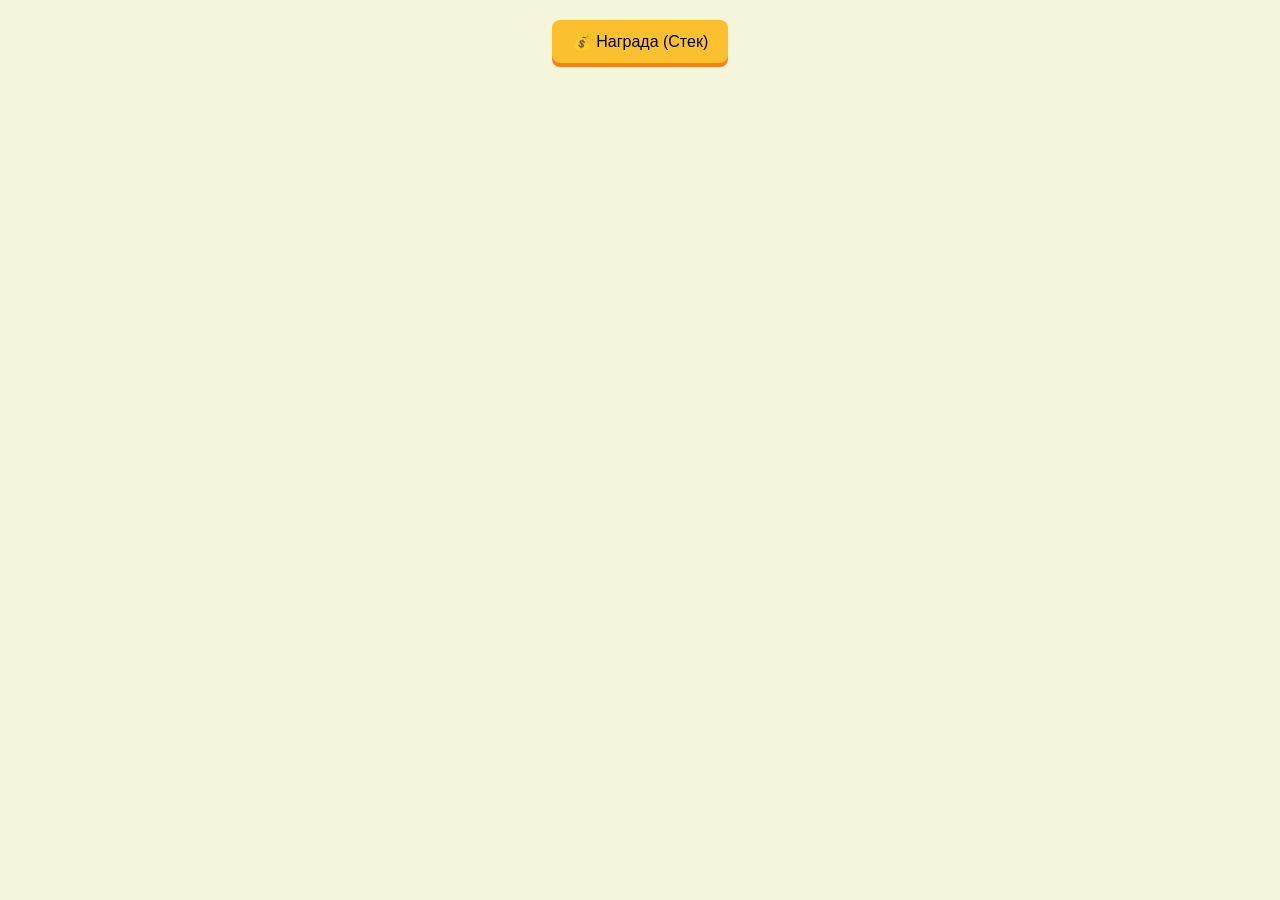
<file: index.html>
<!DOCTYPE html>
<html lang="en">
<head>
    <meta charset="UTF-8">
    <meta name="viewport" content="width=device-width, initial-scale=1.0">
    <title>Coin Reward Animation</title>
    <link rel="stylesheet" href="css/style.css">
</head>
<body>

    <div class="controls">
        <button onclick="showCoinReward()">💰 Награда (Стек)</button>
        <!-- <button onclick="showCoinExplosion()">💥 Взрыв монет</button> -->
    </div>

    <div id="reward-container" class="reward-coins-container"></div>

    <script type="text/javascript" src="js/script.js"></script>
</body>
</html>
</file>
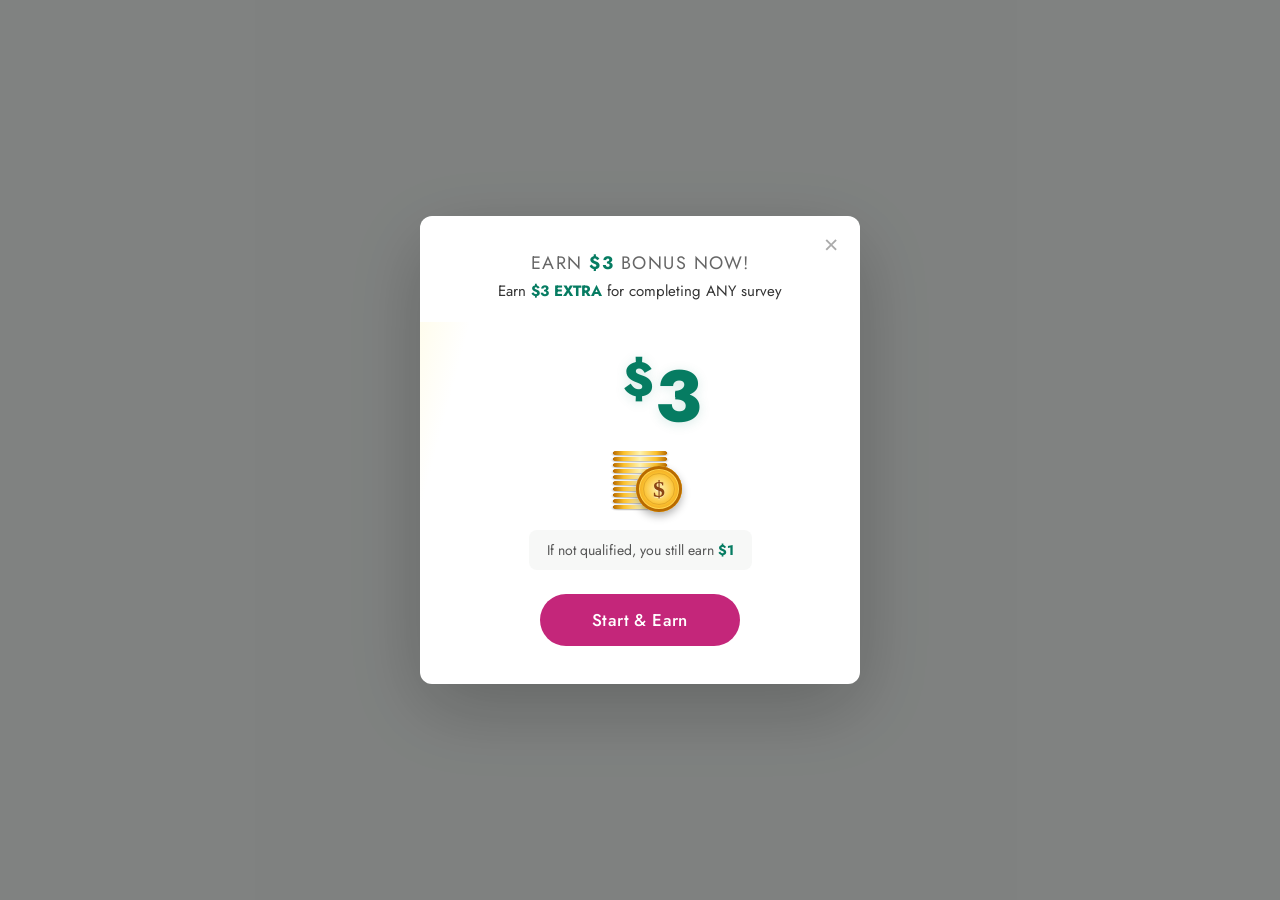
<file: popup-bonus-1.html>
<!DOCTYPE html>
<html lang="en">
<head>
<meta charset="UTF-8" />
<meta name="viewport" content="width=device-width, initial-scale=1.0" />
<title>Bonus Popup v1 — Coin Animation</title>
<link rel="preconnect" href="https://fonts.googleapis.com" />
<link rel="preconnect" href="https://fonts.gstatic.com" crossorigin />
<link href="https://fonts.googleapis.com/css2?family=Jost:wght@300;400;500;600;700;800&display=swap" rel="stylesheet" />
<style>
  :root {
    --green: #09AB87;
    --green-dark: #067C62;
    --pink: #C4267A;
    --pink-hover: #A91E68;
    --ink: #333;
    --ink-light: #555;
    --gold-light: #fff3b0;
    --gold: #fbc02d;
    --gold-mid: #f5a623;
    --gold-dark: #f57f17;
    --gold-rim: #b86a00;
    --gold-shine: #ffd54f;
    --coin-text: #8b4513;
  }

  * { box-sizing: border-box; margin: 0; padding: 0; }
  body {
    font-family: "Jost", Arial, sans-serif;
    background: #E8ECEA;
    min-height: 100vh;
    display: flex;
    align-items: center;
    justify-content: center;
    padding: 20px;
  }

  /* ============================
     OVERLAY
     ============================ */
  .overlay {
    position: fixed;
    inset: 0;
    background: rgba(0,0,0,0.45);
    display: flex;
    align-items: center;
    justify-content: center;
    z-index: 1000;
    animation: overlay-in 300ms ease-out both;
  }
  @keyframes overlay-in {
    from { opacity: 0; }
    to   { opacity: 1; }
  }

  /* ============================
     MODAL
     ============================ */
  .modal {
    background: #fff;
    border-radius: 12px;
    width: 440px;
    max-width: 94vw;
    text-align: center;
    position: relative;
    padding: 36px 32px 32px;
    box-shadow: 0 24px 80px rgba(0,0,0,0.22);
    animation: modal-pop 500ms 100ms cubic-bezier(.2,1.15,.4,1) both;
    overflow: hidden;
  }
  @keyframes modal-pop {
    from { opacity: 0; transform: scale(0.85) translateY(20px); }
    to   { opacity: 1; transform: scale(1) translateY(0); }
  }

  /* close X */
  .close {
    position: absolute;
    top: 12px;
    right: 14px;
    width: 30px;
    height: 30px;
    display: flex;
    align-items: center;
    justify-content: center;
    cursor: pointer;
    color: #aaa;
    font-size: 24px;
    line-height: 1;
    background: none;
    border: none;
    font-family: "Jost";
    transition: color 150ms;
    z-index: 10;
  }
  .close:hover { color: #555; }

  /* title */
  .modal h2 {
    font-size: 18px;
    font-weight: 400;
    letter-spacing: 1.5px;
    text-transform: uppercase;
    color: #666;
    line-height: 1.3;
    margin-bottom: 6px;
  }
  .modal h2 .amount {
    color: var(--green-dark);
    font-weight: 700;
  }

  /* subtitle */
  .modal .sub {
    font-size: 15px;
    color: var(--ink);
    line-height: 1.4;
    margin-bottom: 20px;
  }
  .modal .sub strong { color: var(--green-dark); font-weight: 700; }

  /* ============================
     COIN STAGE — animation area
     ============================ */
  .coin-stage {
    position: relative;
    width: 280px;
    height: 200px;
    margin: 0 auto 8px;
    overflow: visible;
  }

  /* --- Big $3 text (right of center, above rolling coin path) --- */
  .big-amount {
    position: absolute;
    top: 36%;
    left: 58%;
    transform: translate(-50%, -50%);
    font-size: 72px;
    font-weight: 800;
    color: var(--green-dark);
    line-height: 1;
    z-index: 3;
    opacity: 0;
    animation: amount-reveal 600ms 800ms cubic-bezier(.2,1,.3,1) forwards;
    text-shadow: 0 2px 12px rgba(6, 124, 98, 0.15);
  }
  .big-amount .dollar-sign {
    font-size: 48px;
    vertical-align: super;
    margin-right: 2px;
  }
  @keyframes amount-reveal {
    from { opacity: 0; transform: translate(-50%, -40%) scale(0.6); }
    to   { opacity: 1; transform: translate(-50%, -50%) scale(1); }
  }

  /* --- Coin stack (side view, centered in stage) --- */
  .coin-stack-wrapper {
    position: absolute;
    bottom: 10px;
    left: 50%;
    transform: translateX(-50%);
    width: 60px;
    height: 180px;
    z-index: 2;
  }
  .stacked-coin {
    width: 54px;
    height: 10px;
    background: linear-gradient(90deg, var(--gold-rim) 0%, var(--gold) 20%, var(--gold-light) 50%, var(--gold) 80%, var(--gold-rim) 100%);
    border-radius: 5px / 3px;
    position: absolute;
    left: 50%;
    margin-left: -27px;
    opacity: 0;
    box-shadow: 0 2px 3px rgba(0,0,0,0.3);
    animation: coin-pop-up 0.4s ease-out forwards;
  }
  @keyframes coin-pop-up {
    0% { opacity: 0; transform: translateY(20px) rotateX(65deg); }
    100% { opacity: 1; transform: translateY(0) rotateX(65deg); }
  }

  /* --- Rolling flat coin (from right, stops at stack base overlapping half) --- */
  .rolling-coin {
    position: absolute;
    width: 46px;
    height: 46px;
    border-radius: 50%;
    background: radial-gradient(circle, var(--gold-light) 0%, var(--gold) 50%, var(--gold-dark) 100%);
    box-shadow:
      0 4px 8px rgba(0,0,0,0.3),
      inset 0 0 0 3px var(--gold-rim),
      inset 0 0 0 4px var(--gold-shine),
      inset 0 0 10px rgba(0,0,0,0.1);
    display: flex;
    align-items: center;
    justify-content: center;
    font: bold 24px "Times New Roman", serif;
    color: var(--coin-text);
    text-shadow: 0 1px 0 rgba(255,255,255,0.5);
    /* start off-screen right, end at stack base center */
    bottom: 10px;
    left: calc(50% - 4px);
    opacity: 0;
    z-index: 4;
    animation: coin-roll-to-stack 1.5s 400ms cubic-bezier(0.25, 0.1, 0.25, 1) forwards;
  }
  .rolling-coin::before {
    content: '$';
    position: relative;
    z-index: 2;
  }
  .rolling-coin::after {
    content: '';
    position: absolute;
    inset: 7px;
    border: 1px solid rgba(139, 69, 19, 0.2);
    border-radius: 50%;
  }
  @keyframes coin-roll-to-stack {
    0%   { left: calc(100% + 60px); opacity: 0; transform: rotate(0deg); }
    8%   { opacity: 1; }
    100% { left: calc(50% - 4px); opacity: 1; transform: rotate(-1080deg); }
  }

  /* --- Floating mini coins (raining down) --- */
  .rain-coin {
    position: absolute;
    width: 22px;
    height: 22px;
    border-radius: 50%;
    background: radial-gradient(circle, var(--gold-light) 0%, var(--gold) 60%, var(--gold-dark) 100%);
    box-shadow: 0 2px 4px rgba(0,0,0,0.2), inset 0 0 0 1.5px var(--gold-rim);
    opacity: 0;
    z-index: 1;
    font: bold 11px "Times New Roman", serif;
    color: var(--coin-text);
    display: flex;
    align-items: center;
    justify-content: center;
  }
  .rain-coin::before { content: '$'; }
  .rain-coin:nth-child(1) { left: 8%;  animation: rain 1.8s 300ms ease-in infinite; }
  .rain-coin:nth-child(2) { left: 30%; width: 18px; height: 18px; font-size: 9px; animation: rain 2.2s 700ms ease-in infinite; }
  .rain-coin:nth-child(3) { left: 55%; animation: rain 2s 500ms ease-in infinite; }
  .rain-coin:nth-child(4) { left: 78%; width: 16px; height: 16px; font-size: 8px; animation: rain 1.9s 1100ms ease-in infinite; }
  .rain-coin:nth-child(5) { left: 93%; width: 19px; height: 19px; font-size: 10px; animation: rain 2.4s 200ms ease-in infinite; }

  @keyframes rain {
    0%   { top: -24px; opacity: 0; transform: rotate(0deg); }
    10%  { opacity: 0.8; }
    70%  { opacity: 0.6; }
    100% { top: 110%; opacity: 0; transform: rotate(360deg); }
  }

  /* --- Shimmer light sweep across stage --- */
  .coin-stage::after {
    content: "";
    position: absolute;
    top: 0;
    left: -60%;
    width: 40%;
    height: 100%;
    background: linear-gradient(90deg, transparent, rgba(255,243,176,0.25), transparent);
    transform: skewX(-15deg);
    animation: stage-shimmer 3.5s 1.2s ease-in-out infinite;
    pointer-events: none;
    z-index: 5;
  }
  @keyframes stage-shimmer {
    0%, 100% { left: -60%; }
    50% { left: 120%; }
  }

  /* ============================
     BONUS LINE
     ============================ */
  .bonus-line {
    font-size: 14px;
    color: var(--ink-light);
    margin-bottom: 24px;
    padding: 10px 18px;
    background: #F7F8F7;
    border-radius: 8px;
    display: inline-block;
  }
  .bonus-line .dollar {
    font-weight: 700;
    color: var(--green-dark);
  }

  /* ============================
     CTA BUTTON
     ============================ */
  .cta {
    display: inline-block;
    font-family: "Jost", Arial, sans-serif;
    font-size: 17px;
    font-weight: 500;
    color: #fff;
    background: var(--pink);
    border: none;
    border-radius: 30px;
    padding: 14px 52px;
    cursor: pointer;
    text-decoration: none;
    letter-spacing: 0.4px;
    transition: background 150ms, transform 150ms, box-shadow 150ms;
    position: relative;
    overflow: hidden;
  }
  .cta:hover {
    background: var(--pink-hover);
    transform: translateY(-2px);
    box-shadow: 0 8px 24px rgba(196, 38, 122, 0.3);
  }
  /* shimmer on button */
  .cta::after {
    content: "";
    position: absolute;
    top: 0;
    left: -100%;
    width: 100%;
    height: 100%;
    background: linear-gradient(90deg, transparent, rgba(255,255,255,0.25), transparent);
    animation: btn-shimmer 3s 2s ease-in-out infinite;
  }
  @keyframes btn-shimmer {
    0%   { left: -100%; }
    40%  { left: 100%; }
    100% { left: 100%; }
  }

  /* ============================
     RESPONSIVE
     ============================ */
  @media (max-width: 480px) {
    .modal { padding: 28px 18px 24px; }
    .coin-stage { width: 220px; height: 160px; }
    .big-amount { font-size: 56px; }
    .big-amount .dollar-sign { font-size: 36px; }
    .modal h2 { font-size: 16px; }
    .cta { padding: 12px 40px; font-size: 16px; }
  }
</style>
</head>
<body>

<div class="overlay">
  <div class="modal">
    <button class="close" aria-label="Close">&times;</button>

    <h2>Earn <span class="amount">$3</span> bonus now!</h2>
    <p class="sub">Earn <strong>$3 EXTRA</strong> for completing ANY survey</p>

    <!-- Coin animation stage -->
    <div class="coin-stage">
      <!-- raining mini coins -->
      <div class="rain-coin"></div>
      <div class="rain-coin"></div>
      <div class="rain-coin"></div>
      <div class="rain-coin"></div>
      <div class="rain-coin"></div>

      <!-- big $3 amount -->
      <div class="big-amount"><span class="dollar-sign">$</span>3</div>

      <!-- coin stack (side view, centered) -->
      <div class="coin-stack-wrapper" id="coinStack"></div>

      <!-- single rolling coin from right, lands at stack base -->
      <div class="rolling-coin"></div>
    </div>

    <p class="bonus-line">If not qualified, you still earn <span class="dollar">$1</span></p>

    <a href="#" class="cta">Start &amp; Earn</a>
  </div>
</div>

<script>
(function(){
  const stack = document.getElementById('coinStack');
  const count = 10;
  for (let i = 0; i < count; i++) {
    const coin = document.createElement('div');
    coin.className = 'stacked-coin';
    coin.style.bottom = (i * 6) + 'px';
    coin.style.animationDelay = (200 + i * 90) + 'ms';
    stack.appendChild(coin);
  }
})();
</script>

</body>
</html>
</file>
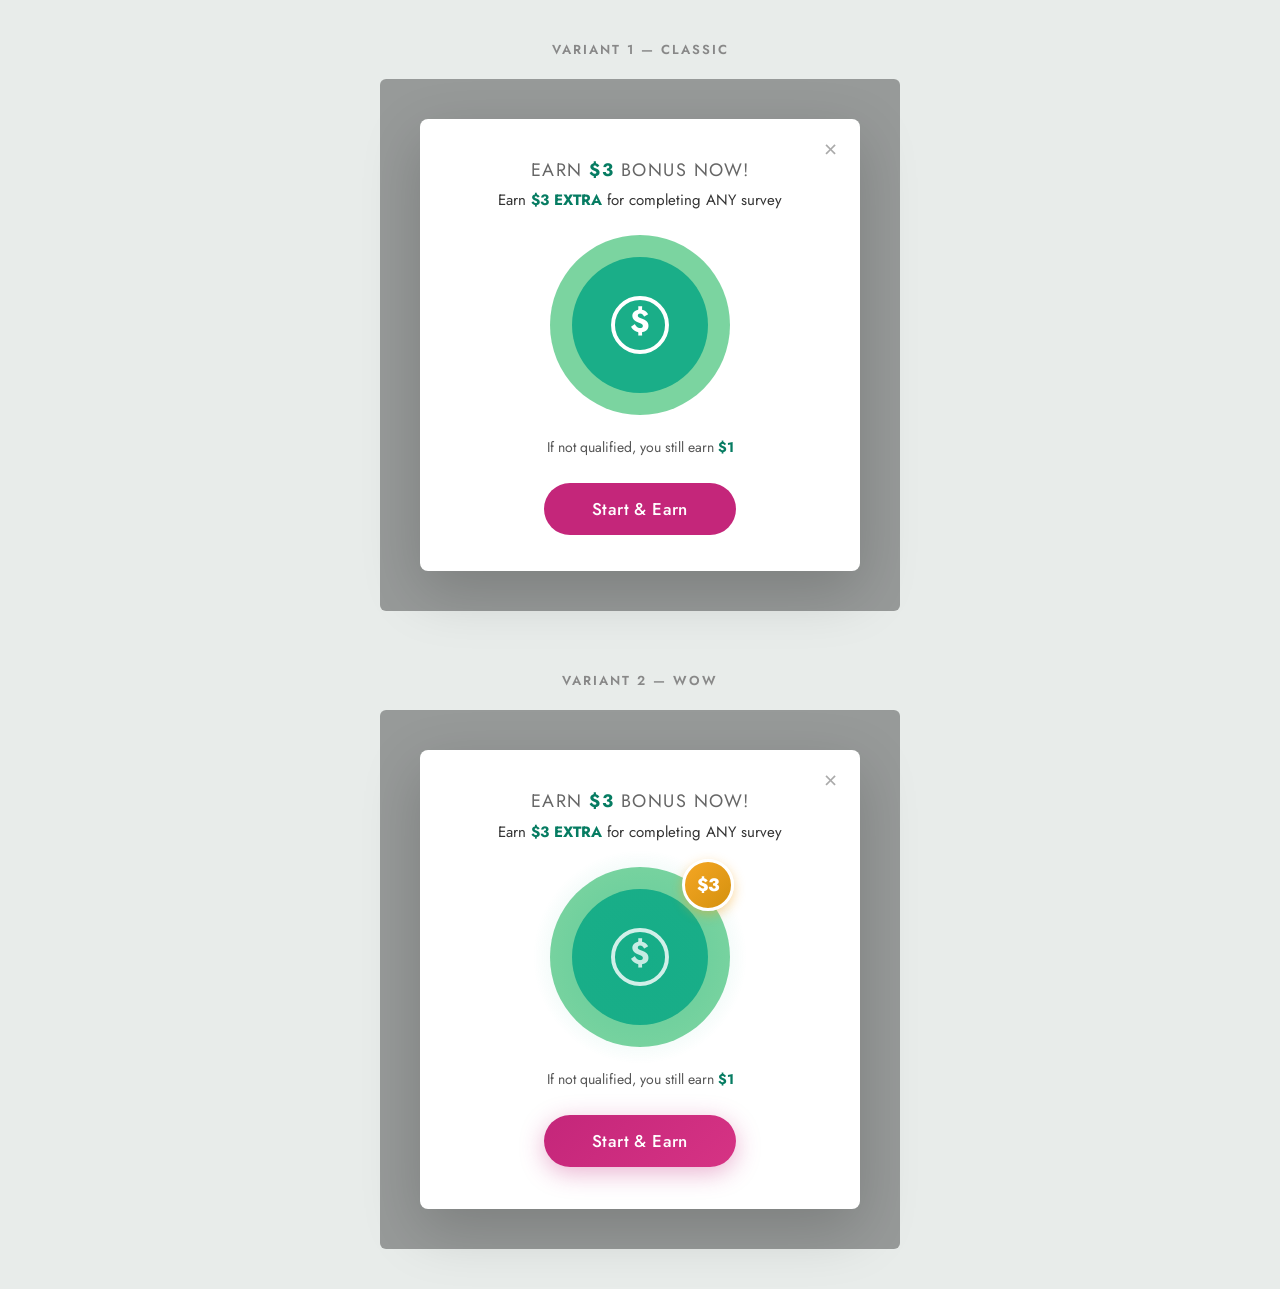
<file: popup-bonus.html>
<!DOCTYPE html>
<html lang="en">
<head>
<meta charset="UTF-8" />
<meta name="viewport" content="width=device-width, initial-scale=1.0" />
<title>Bonus Popup — Two Variants</title>
<link rel="preconnect" href="https://fonts.googleapis.com" />
<link rel="preconnect" href="https://fonts.gstatic.com" crossorigin />
<link href="https://fonts.googleapis.com/css2?family=Jost:wght@300;400;500;600;700;800&display=swap" rel="stylesheet" />
<style>
  :root {
    --green: #09AB87;
    --green-dark: #067C62;
    --green-ring: #7BD4A0;
    --green-inner: #1AAE88;
    --pink: #C4267A;
    --pink-hover: #A91E68;
    --ink: #333;
    --ink-light: #555;
    --gold: #F5A623;
    --gold-dark: #D4910F;
  }

  * { box-sizing: border-box; margin: 0; padding: 0; }
  body {
    font-family: "Jost", Arial, sans-serif;
    background: #E8ECEA;
    min-height: 100vh;
    display: flex;
    flex-direction: column;
    align-items: center;
    justify-content: center;
    gap: 60px;
    padding: 40px 20px;
  }

  .label {
    font-size: 13px;
    letter-spacing: 2px;
    text-transform: uppercase;
    color: #888;
    font-weight: 600;
    margin-bottom: -40px;
  }

  /* ======================================
     OVERLAY (shared dim background)
     ====================================== */
  .overlay {
    position: relative;
    width: 520px;
    max-width: 100%;
    border-radius: 6px;
    background: rgba(0,0,0,0.35);
    padding: 40px;
    display: flex;
    justify-content: center;
  }

  /* ======================================
     MODAL BASE — matches existing popups
     ====================================== */
  .modal {
    background: #fff;
    border-radius: 8px;
    width: 440px;
    max-width: 100%;
    text-align: center;
    position: relative;
    padding: 40px 32px 36px;
    box-shadow: 0 20px 60px rgba(0,0,0,0.18);
  }

  /* close X */
  .modal .close {
    position: absolute;
    top: 14px;
    right: 16px;
    width: 28px;
    height: 28px;
    display: flex;
    align-items: center;
    justify-content: center;
    cursor: pointer;
    color: #aaa;
    font-size: 22px;
    line-height: 1;
    transition: color 150ms;
    background: none;
    border: none;
    font-family: "Jost";
  }
  .modal .close:hover { color: #555; }

  /* title — uppercase, gray, letter-spaced (matches ref) */
  .modal h2 {
    font-size: 18px;
    font-weight: 400;
    letter-spacing: 1.5px;
    text-transform: uppercase;
    color: #666;
    line-height: 1.3;
    margin-bottom: 8px;
  }
  .modal h2 .amount {
    color: var(--green-dark);
    font-weight: 700;
  }

  /* subtitle */
  .modal .sub {
    font-size: 15px;
    color: var(--ink);
    line-height: 1.4;
    margin-bottom: 24px;
  }
  .modal .sub strong { color: var(--green-dark); font-weight: 700; }

  /* ======================================
     ICON RING — double green circle
     ====================================== */
  .ring {
    width: 180px;
    height: 180px;
    border-radius: 50%;
    background: var(--green-ring);
    display: flex;
    align-items: center;
    justify-content: center;
    margin: 0 auto 22px;
  }
  .ring .inner {
    width: 136px;
    height: 136px;
    border-radius: 50%;
    background: var(--green-inner);
    display: flex;
    align-items: center;
    justify-content: center;
  }
  .ring svg {
    width: 72px;
    height: 72px;
    color: #fff;
  }

  /* bonus callout beneath icon */
  .bonus-line {
    font-size: 14px;
    color: var(--ink-light);
    margin-bottom: 26px;
  }
  .bonus-line .dollar {
    font-weight: 700;
    color: var(--green-dark);
  }

  /* CTA — pink, rounded, matches ref */
  .cta {
    display: inline-block;
    font-family: "Jost", Arial, sans-serif;
    font-size: 17px;
    font-weight: 500;
    color: #fff;
    background: var(--pink);
    border: none;
    border-radius: 30px;
    padding: 14px 48px;
    cursor: pointer;
    text-decoration: none;
    letter-spacing: 0.4px;
    transition: background 150ms, transform 150ms;
  }
  .cta:hover {
    background: var(--pink-hover);
    transform: translateY(-1px);
  }

  /* ======================================
     VARIANT 2 — WOW EFFECTS
     ====================================== */

  /* pulsing glow behind ring */
  .wow .ring {
    position: relative;
    animation: ring-pop 600ms cubic-bezier(.2,1.2,.3,1) both;
  }
  .wow .ring::before {
    content: "";
    position: absolute;
    inset: -18px;
    border-radius: 50%;
    background: radial-gradient(circle, rgba(9,171,135,0.25) 0%, transparent 70%);
    animation: glow-pulse 2s ease-in-out infinite;
  }
  @keyframes glow-pulse {
    0%, 100% { transform: scale(1); opacity: 0.6; }
    50% { transform: scale(1.15); opacity: 1; }
  }
  @keyframes ring-pop {
    0% { transform: scale(0.5); opacity: 0; }
    100% { transform: scale(1); opacity: 1; }
  }

  /* shimmer sweep on button */
  .wow .cta {
    position: relative;
    overflow: hidden;
    background: linear-gradient(135deg, var(--pink) 0%, #D63384 100%);
    box-shadow: 0 6px 24px rgba(196, 38, 122, 0.35);
  }
  .wow .cta::after {
    content: "";
    position: absolute;
    top: 0;
    left: -100%;
    width: 100%;
    height: 100%;
    background: linear-gradient(90deg, transparent, rgba(255,255,255,0.3), transparent);
    animation: shimmer 2.5s ease-in-out infinite;
  }
  @keyframes shimmer {
    0% { left: -100%; }
    50% { left: 100%; }
    100% { left: 100%; }
  }
  .wow .cta:hover {
    background: linear-gradient(135deg, var(--pink-hover) 0%, #B12A72 100%);
    transform: translateY(-2px);
    box-shadow: 0 10px 30px rgba(196, 38, 122, 0.4);
  }

  /* floating sparkles / particles */
  .wow .ring-wrap { position: relative; display: inline-block; }
  .sparkle {
    position: absolute;
    width: 10px;
    height: 10px;
    border-radius: 2px;
    opacity: 0;
    transform: rotate(45deg);
  }
  .sparkle:nth-child(1) { background: var(--gold); top: 8px; left: 20px; animation: sparkle-float 2.2s 0.2s ease-in-out infinite; }
  .sparkle:nth-child(2) { background: var(--green); top: 15px; right: 12px; animation: sparkle-float 2.6s 0.6s ease-in-out infinite; width: 7px; height: 7px; }
  .sparkle:nth-child(3) { background: var(--pink); bottom: 20px; left: 10px; animation: sparkle-float 2s 1s ease-in-out infinite; width: 8px; height: 8px; }
  .sparkle:nth-child(4) { background: var(--gold); bottom: 10px; right: 20px; animation: sparkle-float 2.4s 0.4s ease-in-out infinite; width: 6px; height: 6px; }
  .sparkle:nth-child(5) { background: var(--green-ring); top: 45%; left: -8px; animation: sparkle-float 2.8s 0.8s ease-in-out infinite; width: 9px; height: 9px; }
  .sparkle:nth-child(6) { background: var(--gold-dark); top: 40%; right: -6px; animation: sparkle-float 2.1s 1.2s ease-in-out infinite; width: 7px; height: 7px; }

  @keyframes sparkle-float {
    0%, 100% { opacity: 0; transform: rotate(45deg) translateY(0) scale(0.5); }
    20% { opacity: 1; transform: rotate(45deg) translateY(-8px) scale(1); }
    80% { opacity: 0.8; transform: rotate(45deg) translateY(-16px) scale(0.9); }
  }

  /* gold badge "$3" floating above ring */
  .wow-badge {
    position: absolute;
    top: -8px;
    right: -4px;
    width: 52px;
    height: 52px;
    border-radius: 50%;
    background: linear-gradient(135deg, var(--gold) 0%, var(--gold-dark) 100%);
    color: #fff;
    font-size: 18px;
    font-weight: 800;
    display: flex;
    align-items: center;
    justify-content: center;
    box-shadow: 0 4px 12px rgba(245, 166, 35, 0.45);
    animation: badge-bounce 2s ease-in-out infinite;
    z-index: 2;
    border: 3px solid #fff;
  }
  @keyframes badge-bounce {
    0%, 100% { transform: translateY(0); }
    50% { transform: translateY(-5px); }
  }

  /* confetti burst on the card (subtle) */
  .wow .modal::after {
    content: "";
    position: absolute;
    inset: 0;
    pointer-events: none;
    background-image:
      radial-gradient(circle 3px, var(--gold) 100%, transparent 100%),
      radial-gradient(circle 2px, var(--green) 100%, transparent 100%),
      radial-gradient(circle 2.5px, var(--pink) 100%, transparent 100%),
      radial-gradient(circle 2px, var(--gold) 100%, transparent 100%),
      radial-gradient(circle 3px, var(--green-ring) 100%, transparent 100%),
      radial-gradient(circle 2px, var(--pink) 100%, transparent 100%);
    background-size: 5px 5px;
    background-position:
      10% 5%,
      85% 12%,
      25% 92%,
      90% 88%,
      50% 3%,
      70% 95%;
    background-repeat: no-repeat;
    opacity: 0;
    animation: confetti-show 600ms 400ms ease-out forwards;
  }
  @keyframes confetti-show {
    0% { opacity: 0; }
    100% { opacity: 0.7; }
  }

  /* responsive */
  @media (max-width: 560px) {
    .overlay { padding: 24px 12px; }
    .modal { padding: 32px 20px 28px; }
    .ring { width: 140px; height: 140px; }
    .ring .inner { width: 106px; height: 106px; }
    .ring svg { width: 56px; height: 56px; }
    .modal h2 { font-size: 16px; }
    .cta { padding: 12px 36px; font-size: 16px; }
  }
</style>
</head>
<body>

<!-- ========================================
     VARIANT 1 — CLASSIC (matches existing)
     ======================================== -->
<span class="label">Variant 1 — Classic</span>
<div class="overlay">
  <div class="modal classic">
    <button class="close" aria-label="Close">&times;</button>

    <h2>Earn <span class="amount">$3</span> bonus now!</h2>
    <p class="sub">Earn <strong>$3 EXTRA</strong> for completing ANY survey</p>

    <div class="ring">
      <div class="inner">
        <!-- dollar coin icon -->
        <svg viewBox="0 0 64 64" fill="none">
          <circle cx="32" cy="32" r="24" stroke="#fff" stroke-width="3.5" />
          <text x="32" y="38" text-anchor="middle" font-family="Jost,Arial,sans-serif" font-size="28" font-weight="700" fill="#fff">$</text>
        </svg>
      </div>
    </div>

    <p class="bonus-line">If not qualified, you still earn <span class="dollar">$1</span></p>

    <a href="#" class="cta">Start &amp; Earn</a>
  </div>
</div>


<!-- ========================================
     VARIANT 2 — WOW EFFECTS
     ======================================== -->
<span class="label">Variant 2 — Wow</span>
<div class="overlay">
  <div class="modal wow">
    <button class="close" aria-label="Close">&times;</button>

    <h2>Earn <span class="amount">$3</span> bonus now!</h2>
    <p class="sub">Earn <strong>$3 EXTRA</strong> for completing ANY survey</p>

    <div class="ring-wrap">
      <!-- sparkle particles -->
      <span class="sparkle"></span>
      <span class="sparkle"></span>
      <span class="sparkle"></span>
      <span class="sparkle"></span>
      <span class="sparkle"></span>
      <span class="sparkle"></span>
      <!-- gold $3 badge -->
      <span class="wow-badge">$3</span>
      <div class="ring">
        <div class="inner">
          <svg viewBox="0 0 64 64" fill="none">
            <circle cx="32" cy="32" r="24" stroke="#fff" stroke-width="3.5" />
            <text x="32" y="38" text-anchor="middle" font-family="Jost,Arial,sans-serif" font-size="28" font-weight="700" fill="#fff">$</text>
          </svg>
        </div>
      </div>
    </div>

    <p class="bonus-line">If not qualified, you still earn <span class="dollar">$1</span></p>

    <a href="#" class="cta">Start &amp; Earn</a>
  </div>
</div>

</body>
</html>
</file>
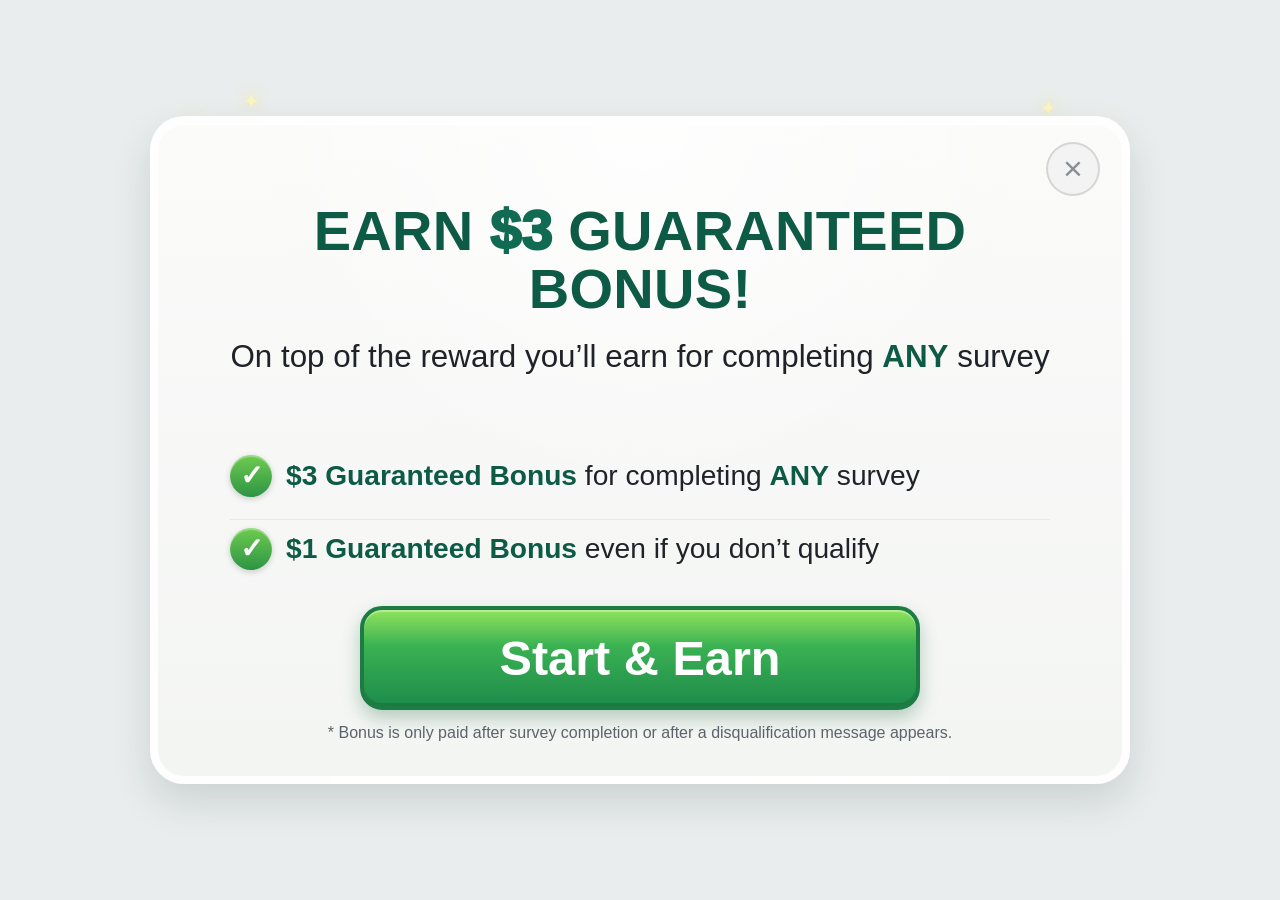
<file: popup-gpt1.html>
<!doctype html>
<html lang="en">
<head>
    <meta charset="utf-8" />
    <meta name="viewport" content="width=device-width,initial-scale=1" />
    <title>SP Bonus Popup Compact</title>
    <style>
        :root{
            --bg:#e9eded;
            --card:#f7f8f6;
            --green:#116b52;
            --green-dark:#0d5a45;
            --cta-top:#8fe35c;
            --cta-mid:#3ab153;
            --cta-bot:#1e8b4b;
            --text:#1f2328;
            --muted:#5c636b;
        }
        *{box-sizing:border-box}
        body{
            margin:0;
            font-family: Inter, Arial, Helvetica, sans-serif;
            background: var(--bg);
            min-height:100vh;
            display:grid;
            place-items:center;
            color:var(--text);
        }
        .wrap{
            width:min(980px, 94vw);
            padding:28px 0;
            position:relative;
        }
        .card{
            position:relative;
            background:
                    radial-gradient(circle at 50% 0%, rgba(255,255,255,.72), rgba(255,255,255,0) 46%),
                    linear-gradient(180deg, #fbfbfa 0%, #f3f5f3 100%);
            border:8px solid rgba(255,255,255,.88);
            border-radius:34px;
            box-shadow:
                    0 18px 38px rgba(18,57,44,.14),
                    inset 0 1px 0 rgba(255,255,255,.95);
            overflow:hidden;
            padding:34px 42px 34px;
        }
        .sparkles{
            position:absolute;
            inset:-6px;
            pointer-events:none;
        }
        .sparkles span{
            position:absolute;
            color:#fff6b8;
            text-shadow:0 0 10px rgba(255,236,140,.75), 0 0 22px rgba(255,236,140,.45);
            font-size:20px;
            opacity:.9;
        }
        .close{
            position:absolute;
            right:22px;
            top:18px;
            width:54px;
            height:54px;
            border-radius:50%;
            border:2px solid rgba(0,0,0,.12);
            background:#f3f3f3;
            color:#8b8f94;
            font-size:34px;
            line-height:48px;
            text-align:center;
            user-select:none;
        }
        h1{
            margin:44px 0 18px;
            text-align:center;
            font-size:clamp(30px,4.7vw,56px);
            line-height:1.05;
            color:var(--green-dark);
            letter-spacing:.3px;
        }
        h1 .money{
            color:var(--green);
            font-weight:950;
        }
        .sub{
            text-align:center;
            font-size:clamp(20px,2.45vw,36px);
            line-height:1.28;
            margin:0 auto 70px;
            max-width:820px;
        }
        .sub strong{color:var(--green-dark); font-weight:900}
        .checks{
            margin:8px auto 28px;
            max-width:820px;
            display:grid;
            gap:14px;
        }
        .check{
            display:flex;
            align-items:center;
            gap:14px;
            font-size:clamp(20px,2.2vw,32px);
            line-height:1.22;
            padding:8px 0;
            border-top:1px solid rgba(0,0,0,.06);
        }
        .check:first-child{border-top:none}
        .icon{
            flex:0 0 auto;
            width:42px;
            height:42px;
            border-radius:50%;
            background:linear-gradient(180deg,#6fcb50,#2d9444);
            color:white;
            display:grid;
            place-items:center;
            font-weight:900;
            font-size:28px;
            box-shadow:inset 0 2px 0 rgba(255,255,255,.3), 0 2px 6px rgba(0,0,0,.18);
        }
        .check strong{color:var(--green-dark)}
        .cta{
            display:block;
            width:min(560px,100%);
            margin:4px auto 14px;
            text-align:center;
            text-decoration:none;
            color:white;
            font-size:clamp(28px,3.8vw,50px);
            font-weight:900;
            padding:20px 28px;
            border-radius:22px;
            background:
                    linear-gradient(180deg, var(--cta-top) 0%, var(--cta-mid) 38%, var(--cta-bot) 100%);
            box-shadow:
                    inset 0 2px 0 rgba(255,255,255,.35),
                    inset 0 -3px 0 rgba(0,0,0,.12),
                    0 8px 18px rgba(14,93,52,.28);
            border:4px solid #1d7c44;
        }
        .foot{
            text-align:center;
            color:var(--muted);
            font-size:clamp(16px,1.1vw,22px);
        }
    </style>
</head>
<body>
<div class="wrap">
    <div class="sparkles" aria-hidden="true">
        <span style="left:4%;top:4%">✦</span>
        <span style="left:10%;top:1%">✦</span>
        <span style="right:8%;top:2%">✦</span>
        <span style="right:2%;top:5%">✦</span>
    </div>

    <div class="card">
        <div class="close">×</div>

        <h1>EARN <span class="money">$3</span> GUARANTEED BONUS!</h1>

        <p class="sub">On top of the reward you’ll earn for completing <strong>ANY</strong> survey</p>

        <div class="checks">
            <div class="check">
                <div class="icon">✓</div>
                <div><strong>$3 Guaranteed Bonus</strong> for completing <strong>ANY</strong> survey</div>
            </div>
            <div class="check">
                <div class="icon">✓</div>
                <div><strong>$1 Guaranteed Bonus</strong> even if you don’t qualify</div>
            </div>
        </div>

        <a class="cta" href="#">Start &amp; Earn</a>
<!--        <div class="foot">Takes just a few minutes.</div>-->
        <div class="foot">* Bonus is only paid after survey completion or after a disqualification message appears.</div>
    </div>
</div>
</body>
</html>
</file>
<file: css/style.css>
body {
    background-color: #f5f5dc;
    margin: 0;
    font-family: Arial, sans-serif;
    display: flex;
    flex-direction: column;
    align-items: center;
    justify-content: center;
    height: 100vh;
    overflow: hidden;
}

.controls {
    position: fixed;
    top: 20px;
    z-index: 10000;
}

button {
    padding: 12px 20px;
    font-size: 16px;
    cursor: pointer;
    background: #fbc02d;
    border: none;
    border-radius: 8px;
    box-shadow: 0 4px #f57f17;
}

.reward-coins-container {
    position: fixed;
    inset: 0;
    pointer-events: none;
    z-index: 9999;
}

/* --- Плоская монета с кантом --- */
.rolling-coin-item {
    position: absolute;
    width: 46px;
    height: 46px;
    border-radius: 50%;
    background: radial-gradient(circle, #fff3b0 0%, #fbc02d 50%, #f57f17 100%);
    box-shadow:
        0 4px 8px rgba(0,0,0,0.3),
        inset 0 0 0 3px #b86a00,
        inset 0 0 0 4px #ffd54f,
        inset 0 0 10px rgba(0,0,0,0.1);
    display: flex;
    align-items: center;
    justify-content: center;
    font: bold 24px "Times New Roman", serif;
    color: #8b4513;
    text-shadow: 0 1px 0 rgba(255,255,255,0.5);
    bottom: 30px;
    right: -100px;
    opacity: 0;
    z-index: 10;
    animation: coin-roll-in 1.5s cubic-bezier(0.25, 0.1, 0.25, 1) forwards;
}

.rolling-coin-item::before {
    content: '$';
    position: relative;
    z-index: 2;
}

.rolling-coin-item::after {
    content: '';
    position: absolute;
    inset: 7px;
    border: 1px solid rgba(139, 69, 19, 0.2);
    border-radius: 50%;
}

/* --- Стопка (вид сбоку) --- */
.coin-stack-wrapper {
    position: absolute;
    bottom: 30px;
    left: 50%;
    transform: translateX(-50%);
    width: 60px;
    height: 200px;
    z-index: 5;
}

.stacked-coin {
    width: 54px;
    height: 10px;
    background: linear-gradient(90deg, #b86a00 0%, #fbc02d 20%, #fff9c4 50%, #fbc02d 80%, #b86a00 100%);
    border-radius: 5px / 3px;
    position: absolute;
    left: 50%;
    margin-left: -27px;
    opacity: 0;
    box-shadow: 0 2px 3px rgba(0,0,0,0.3);
    animation: coin-pop-up 0.4s ease-out forwards;
}

@keyframes coin-pop-up {
    0% { opacity: 0; transform: translateY(20px) rotateX(65deg); }
    100% { opacity: 1; transform: translateY(0) rotateX(65deg); }
}

@keyframes coin-roll-in {
    0% { right: -100px; opacity: 0; transform: rotate(0deg); }
    10% { opacity: 1; }
    100% { right: calc(50% - 38px); opacity: 1; transform: rotate(-1080deg); }
}
</file>
